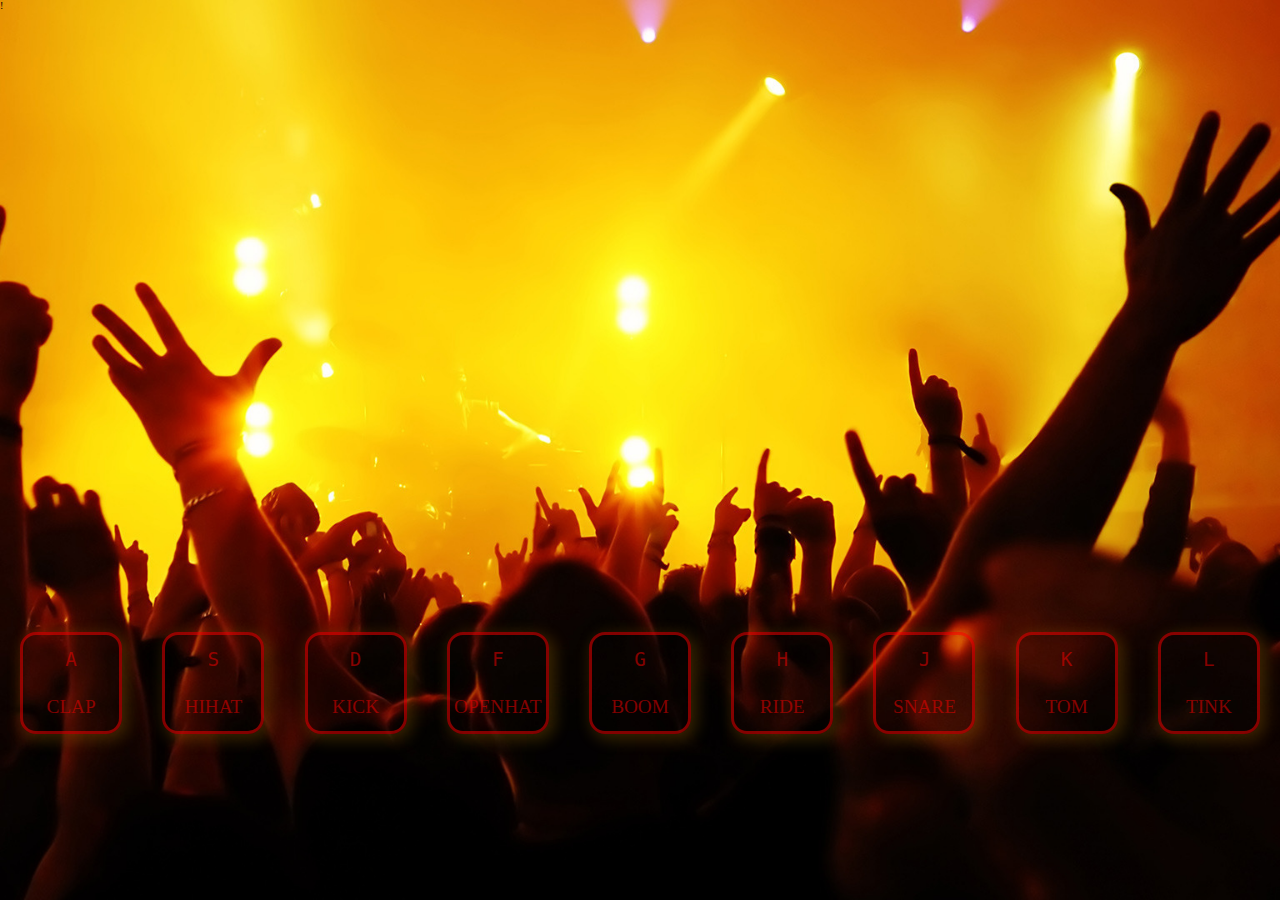
<file: 1. Drum Kit/index.html>
!<!DOCTYPE html>
<html>
  <head>
    <meta charset="utf-8">
    <title>DrumKit</title>
    <link rel="stylesheet" href="style/style.css">
  </head>
  <body>
    <div class="keys">
      <div data-key="65" class="key">
        <kbd>A</kbd>
        <span class="sound">clap</span>
      </div>
      <div data-key="83" class="key">
        <kbd>S</kbd>
        <span class="sound">hihat</span>
      </div>
      <div data-key="68" class="key">
        <kbd>D</kbd>
        <span class="sound">kick</span>
      </div>
      <div data-key="70" class="key">
        <kbd>F</kbd>
        <span class="sound">openhat</span>
      </div>
      <div data-key="71" class="key">
        <kbd>G</kbd>
        <span class="sound">boom</span>
      </div>
      <div data-key="72" class="key">
        <kbd>H</kbd>
        <span class="sound">ride</span>
      </div>
      <div data-key="74" class="key">
        <kbd>J</kbd>
        <span class="sound">snare</span>
      </div>
      <div data-key="75" class="key">
        <kbd>K</kbd>
        <span class="sound">tom</span>
      </div>
      <div data-key="76" class="key">
        <kbd>L</kbd>
        <span class="sound">tink</span>
      </div>
    </div>

    <audio data-key="65" src="sounds/clap.wav"></audio>
    <audio data-key="83" src="sounds/hihat.wav"></audio>
    <audio data-key="68" src="sounds/kick.wav"></audio>
    <audio data-key="70" src="sounds/openhat.wav"></audio>
    <audio data-key="71" src="sounds/boom.wav"></audio>
    <audio data-key="72" src="sounds/ride.wav"></audio>
    <audio data-key="74" src="sounds/snare.wav"></audio>
    <audio data-key="75" src="sounds/tom.wav"></audio>
    <audio data-key="76" src="sounds/tink.wav"></audio>
<script>
(function(){
  window.addEventListener('keydown', playSound);

  const keys = document.querySelectorAll(`.key`);

  keys.forEach(key => key.addEventListener(`transitionend`, removeTransition));

  function removeTransition(e){
    console.log(e); // point on div .key class that was used by pressing especially key on keyboard
    if(e.type === `transitionend`) return this.classList.remove(`playing`);
  };

  function playSound(e) {
    const audio = document.querySelector(`audio[data-key="${e.keyCode}"]`);
    if(!audio) return ;
    audio.currentTime = 0;// resets audio timer so it can start whenever user press the key
    audio.play();
    animateKey(e);
  };

  function animateKey(e){
    const key = document.querySelector(`div[data-key="${e.keyCode}"]`);
    key.classList.add(`playing`);
  };

})();
</script>
  </body>
</html>
</file>
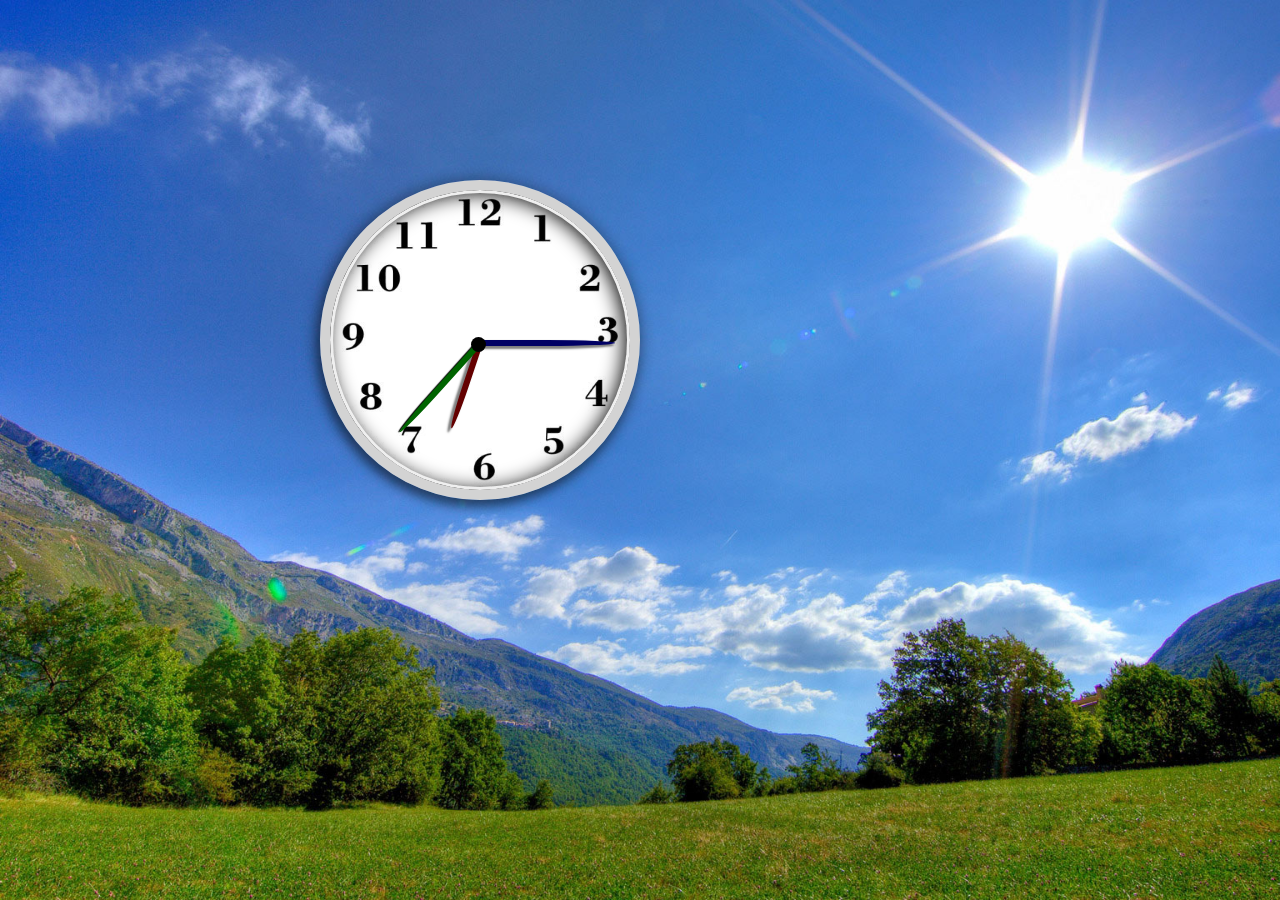
<file: 2. JS clock/index.html>
<!DOCTYPE html>
<html>
  <head>
    <meta charset="utf-8">
    <title>JS clock</title>
    <link rel="stylesheet" href="../2. JS clock/style/style.css">
  </head>
  <body>
    <div class="clock">
      <div class="clock-face">
        <div class="center"></div>
        <div class="hand hour-hand"></div>
        <div class="hand min-hand"></div>
        <div class="hand second-hand"></div>
      </div>
    </div>
  </body>
  <script>
      (function(){
        const secondHand = document.querySelector(`.second-hand`);
        const minuteHand = document.querySelector(`.min-hand`);
        const hourHand = document.querySelector(`.hour-hand`);
        const handsShadowArray = [`-2px 2px 2px 1px rgba(0,0,0,0.5)`, //0
                                  `0px 3px 2px 1px rgba(0,0,0,0.5)`,  //1
                                  `4px 2px 2px 1px rgba(0,0,0,0.5)`,  //2
                                  `4px 0px 2px 1px rgba(0,0,0,0.5)`,  //3
                                  `3px -3px 2px 1px rgba(0,0,0,0.5)`,  //4
                                  `-3px -3px 2px 1px rgba(0,0,0,0.5)`,  //5
                                  `0px -3px 2px 1px rgba(0,0,0,0.5)`,  //6
                                  `-3px -3px 2px 1px rgba(0,0,0,0.5)`,   //7
                                  `-3px 0px 2px 1px rgba(0,0,0,0.5)`    //8
                                  ];

        function setBaseTime(){
          const now = new Date(); //set new date in variable now (bunch of numbers)
          const seconds = now.getSeconds();
          const minutes = now.getMinutes();
          const hours = now.getHours();

          let secondsDegrees = ((seconds/60) * 360) + 270;//135 + 84;
          let minutesDegrees = ((minutes/60) * 360) + 270;//354+90;
          let hoursDegrees = ((hours/12) * 360) + 270 + (minutes * 0.5);

          function setTime(){
            secondsDegrees += 6;
            if((secondsDegrees-270)%360 === 0) {
              minutesDegrees += 6;
              hoursDegrees += 0.5;
            };

            secondHand.style.transform = `rotate(${secondsDegrees}deg)`;
            minuteHand.style.transform = `rotate(${minutesDegrees}deg)`;
            hourHand.style.transform = `rotate(${hoursDegrees}deg)`;

            setHandShadow(secondHand,secondsDegrees);
            setHandShadow(minuteHand,minutesDegrees);
            setHandShadow(hourHand,hoursDegrees);
          };

          setInterval(setTime,1000); // repeat function setTime every 1000ms(1s)
          setTime();
        };

        function setHandShadow(element,degrees){
          let angle = (degrees-90)%360;

          if(angle>245 && angle<=315) element.style.boxShadow = handsShadowArray[0];
          if(angle>315 && angle<=345) element.style.boxShadow = handsShadowArray[1];
          if(angle>345 && angle<=360) element.style.boxShadow = handsShadowArray[2];
          if(angle>0 && angle<=40) element.style.boxShadow = handsShadowArray[2];
          if(angle>45 && angle<=80) element.style.boxShadow = handsShadowArray[3];
          if(angle>80 && angle<=140) element.style.boxShadow = handsShadowArray[4];
          if(angle>140 && angle<=160) element.style.boxShadow = handsShadowArray[6];
          if(angle>160 && angle<=225) element.style.boxShadow = handsShadowArray[7];
          if(angle>225 && angle<=245) element.style.boxShadow = handsShadowArray[8];
        };

        setBaseTime();
      })();
  </script>
</html>
</file>
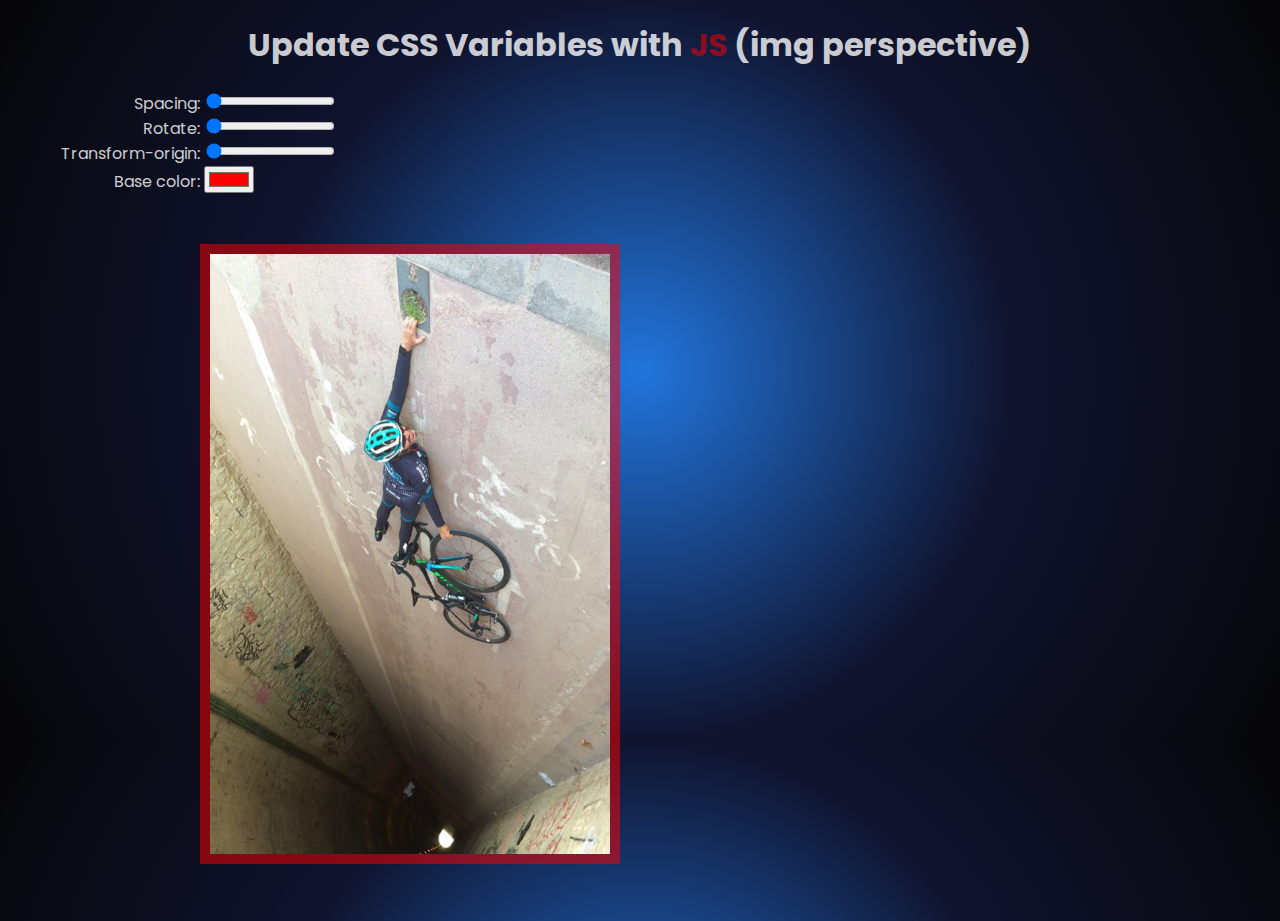
<file: 3. CSS variables with JS/index.html>
<!DOCTYPE html>
<html>
  <head>
    <meta charset="utf-8">
    <title>3. CSS variables with JS (img perspective)</title>
    <link rel="stylesheet" href="../3. CSS variables with JS/style/style.css">
    <link rel="stylesheet" href="https://fonts.googleapis.com/css?family=Poppins">
  </head>
  <body>
    <h1 class="textCenter"> Update CSS Variables with <bold class="highLight">JS</bold> (img perspective)</h1>
    <div class="controls">

          <div class="label">
            <label  for="spacing">Spacing:</label>
          </div>
          <input class="inputRange" type="range" min="10" max="250" name="spacing" value="10" data-sizing="px"><br>

          <div class="label">
            <label for="rotate">Rotate:</label>
          </div>
          <input type="range" min="0" max="180" name="rotate" value="0" data-sizing="deg"><br>

          <div class="label">
            <label for="transformOrigin">Transform-origin:</label>
          </div>
          <input type="range" min="0" max="100" name="transformOrigin" value="0" data-sizing="%"><br>

          <div class="label">
            <label for="baseColor">Base color:</label>
          </div>
          <input type="color" name="baseColor" value="#ff0000"><br>

    </div>

    <img src="../3. CSS variables with JS/images/perspective.jpg" alt="Wrong path!">

  </body>
  <script>
    (function(){
      const inputsControls = document.querySelectorAll(`.controls input`);

      function changeValue(){
        const suffix = this.dataset.sizing || ``;
        document.documentElement.style.setProperty(`--${this.name}`, this.value + suffix);
      };

      inputsControls.forEach(input => input.addEventListener(`change`, changeValue));
      inputsControls.forEach(input => input.addEventListener(`mousemove`, changeValue));
    })()
  </script>
</html>
</file>
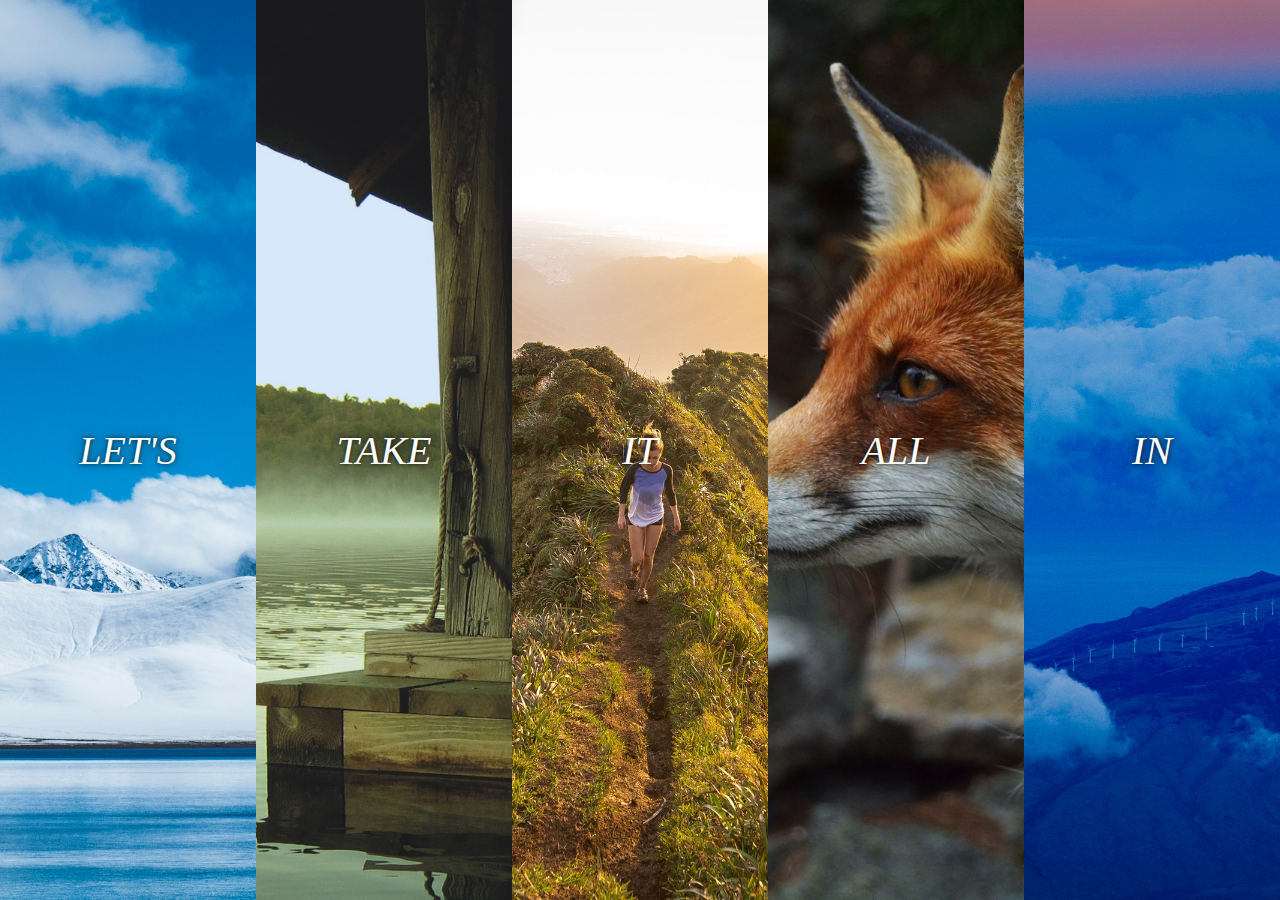
<file: 4.ImageGallery/index.html>
<!DOCTYPE html>
<html>
  <head>
    <meta charset="utf-8">
    <title>Image gallery</title>
    <link rel="stylesheet" href="CSS/style.css">
  </head>
  <body>
    <div class="panels">
      <div class="panel panel1">
        <p>Hey</p>
        <p>Let's</p>
        <p>Dance</p>
      </div>
      <div class="panel panel2">
        <p>Give</p>
        <p>Take</p>
        <p>Receive</p>
      </div>
      <div class="panel panel3">
        <p>Experience</p>
        <p>It</p>
        <p>Today</p>
      </div>
      <div class="panel panel4">
        <p>Give</p>
        <p>All</p>
        <p>You can</p>
      </div>
      <div class="panel panel5">
        <p>Life</p>
        <p>In</p>
        <p>Motion</p>
      </div>
    </div>

    <script>
      (function(){
        const panels = document.querySelectorAll(`.panel`);

        function panelOpen(){
          this.classList.add(`disabledbutton`);
          this.classList.toggle(`panel-open`);

        }

        function activeSideText(e){
          if(e.propertyName === "flex-grow"){
            this.classList.toggle('open-active');
            this.classList.remove(`disabledbutton`);
          }
        }

        panels.forEach(panel => panel.addEventListener(`click`, panelOpen));
        panels.forEach(panel => panel.addEventListener(`transitionend`, activeSideText))
      })()
    </script>
  </body>
</html>
</file>
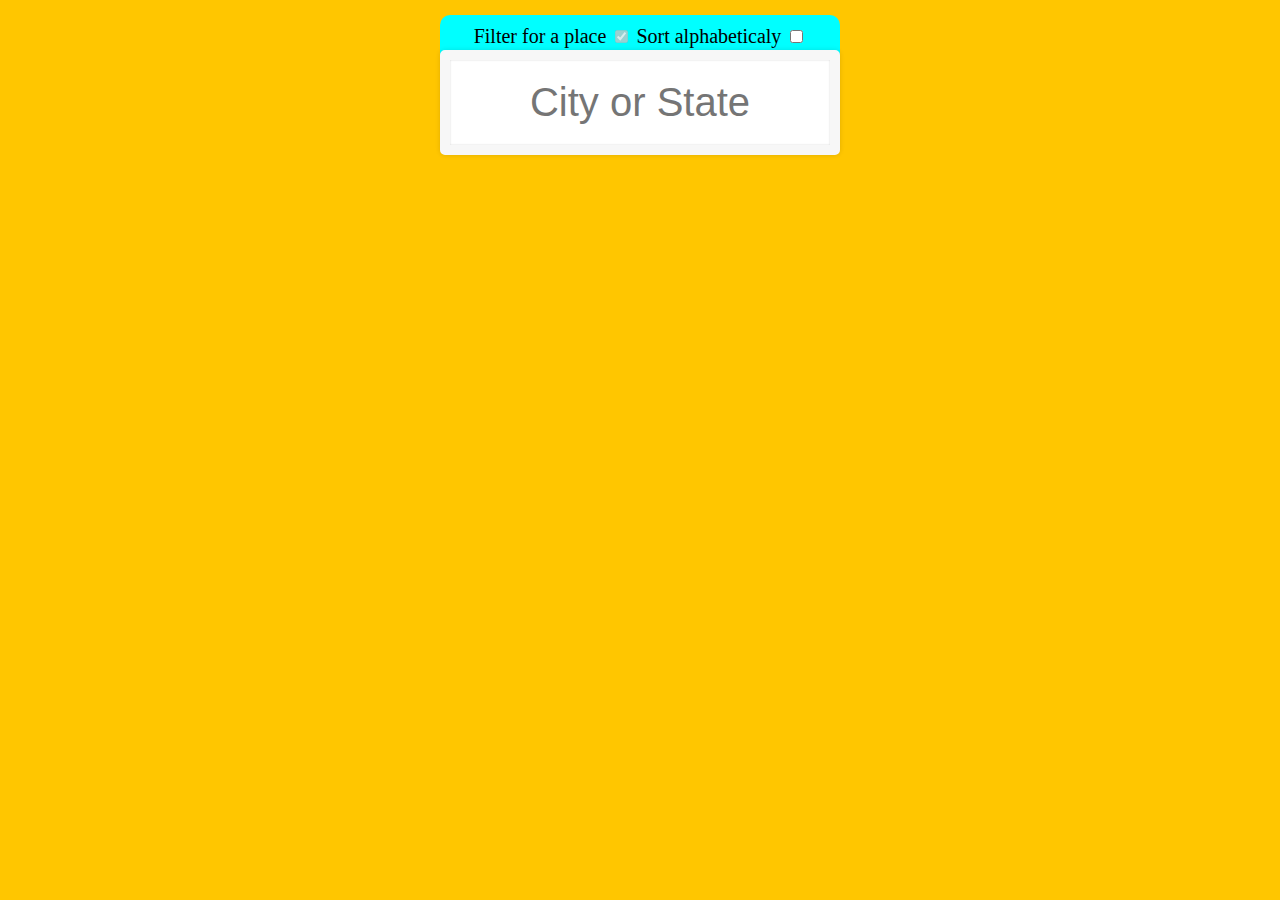
<file: 5.AjaxSearch/index.html>
<!DOCTYPE html>
<html lang="en">

<head>
  <meta charset="UTF-8">
  <meta name="viewport" content="width=device-width, initial-scale=1.0">
  <meta http-equiv="X-UA-Compatible" content="ie=edge">
  <link rel="stylesheet" href="style/style.css">
  <title>5.AjaxSearch</title>
</head>

<body>

  <form class="search-form">
    <input type="text" class="search" value="" placeholder="City or State">
    <div class="filters">
      <label for="place">Filter for a place</label>
      <input type="checkbox" name="place" checked disabled>
      <label for="population">Sort alphabeticaly</label>
      <input type="checkbox" name="population" id="population">
    </div>
    <ul class="suggestions">
    </ul>
  </form>

  <script type="text/javascript">
    (function() {
      const endpoint = 'https://gist.githubusercontent.com/Miserlou/c5cd8364bf9b2420bb29/raw/2bf258763cdddd704f8ffd3ea9a3e81d25e2c6f6/cities.json';

      const cities = [];

      fetch(endpoint)
        .then(response => response.json()) // take response and change it into json
        .then(data => cities.push(...data)); // spread data and push into cities

      function findPLaces(word, cities) {

        return cities.filter(place => {
          const regexp = new RegExp(word, 'gi'); // g - global i - small or big letters
          return place.city.match(regexp) || place.state.match(regexp);
        })
      }

      function displayPlaces() {
        let placesFound = findPLaces(search.value, cities);
        if (populationFilter.checked) {
          sortPopulation(placesFound)
        };

        const displayData = placesFound.map(place => {
          return `
          <li>
              <p>${place.city}, ${place.state} </p>
              <p>${place.population} </p>
          </li>
          `;
        }).join("");
        suggestions.innerHTML = displayData;
      }

      function sortPopulation(placesFound) {
        placesFound = placesFound.sort((a, b) => {
          return a.city > b.city ? 1 : -1;
        });
        return placesFound;
      }

      const populationFilter = document.querySelector(`#population`);
      const search = document.querySelector(`.search`);
      const suggestions = document.querySelector(`.suggestions`);
      search.addEventListener('change', displayPlaces);
      search.addEventListener('keyup', displayPlaces);
      populationFilter.addEventListener('click', displayPlaces);
    })();
  </script>

</body>

</html>
</file>
<file: 1. Drum Kit/style/style.css>
body {
  background-image: url("../image/DrumKitbg.jpg");
  background-position: center;
  background-size: cover;
  background-attachment: fixed;
  padding: 0;
  margin: 0;
  font-size: 10px;
}

.keys {
  position: relative;
  top: 69%;
  display: flex;
  justify-content: space-around;
}

.key {
  display: flex;
  align-content: space-around;
  flex-direction: column;
  justify-content: space-around;
  font-size: 1.2rem;
  text-align: center;
  width: 6rem;
  min-height: 6rem;
  color: rgba(255, 0, 0, 0.5);
  border: 0.2rem solid rgba(255, 0, 0, 0.5);
  border-radius: 1rem;
  box-shadow: 4px 4px 1rem 2px rgba(255, 176, 0, 0.2);
  transition: all .25s ease;
}

.playing {
  color: rgba(255, 198, 0, 0.7);
  border: 0.3rem solid rgba(255, 198, 0, 0.7);
  box-shadow: -9px -7px 1rem 4px rgba(255, 200, 0, 0.5);
  transform: translate(0.7rem,0.7rem);
}

.sound {
  text-transform: uppercase;
}
</file>
<file: 2. JS clock/style/style.css>
body {
  margin: 0;
  padding: 0;
  background-image: url(../images/JSclockDay4.jpg);
  background-size: cover;
  background-position: center;
  background-repeat: no-repeat;
  background-attachment: fixed;
  min-height: 100vh;
}

.clock {
  position: absolute;
  top: 20%;
  left: 25%;
  width: 300px;
  height: 300px;
  border: 10px solid rgb(211,211,211);
  border-radius: 50%;
  box-shadow:
  -2px 2px 12px 7px rgba(0,0,0,0.2),
  inset 0 0 0 3px rgb(239, 239, 239),
  inset -4px 2px 20px 1px rgb(0,0,0),
  -3px 6px 10px rgba(0,0,0,0.4);
  background-image: url(../images/clockFace.jpg);
  background-repeat: no-repeat;
  background-size: cover;
}

@media only screen and (max-width: 700px) {
  .clock {
    width: 500px;
    height: 500px;
  }
}

.clock-face {
  padding: 10px;

}

.center {
  position: absolute;
  width: 15px;
  height: 15px;
  border-radius: 100%;
  background-color: rgb(0,0,0);
  top: 49%;
  left: 47%;
  z-index: 1;
}

.hand {
  position: absolute;
  top: 50%;
  left: 50%;
  height: 6px;
  transform-origin: 0% 50%;
  transform: rotate(90deg);
  transition: transform 0.5s, box-shadow 1s;
  transition-timing-function: ease-in;
  box-shadow: 1px 1px 1px rgb(0,0,0);
  border-radius: 0 50% 50% 0;
}

.hour-hand {
  width: 30%;
  background-color: rgb(100,0,0);
}

.min-hand {
  width: 40%;
  background-color: rgb(0,100,0);
}

.second-hand {
  width: 45%;
  background-color: rgb(0,0,100);
}
</file>
<file: 3. CSS variables with JS/style/style.css>
:root {
  --spacing: 10px;
  --rotate: 0deg;
  --transformOrigin: 0%;
  --baseColor: rgba(255, 0, 0, 0.5);
}

body {
  padding: 0;
  margin: 0;
  font-family: "Poppins", sans-serif;
  color: rgba(255, 255, 255, 0.8);
  height: 80vh;
  background: radial-gradient(circle, rgb(34, 117, 220), rgb(16, 20, 47), rgb(6, 6, 8));
}

.controls {
  z-index: 10;
}

.textCenter {
  text-align: center;
}

.label {
  display: inline-block;
  width: 200px;
  text-align: right;
}

img {
  width: 400px;
  height: 600px;
  margin: 50px 200px;
  padding: var(--spacing);
  transform: rotate(var(--rotate));
  transform-origin: var(--transformOrigin) 50%;
  background: var(--baseColor);
  z-index: -1;
}

.highLight {
  color: var(--baseColor);
}
</file>
<file: 4.ImageGallery/CSS/style.css>
body {
  box-sizing: border-box;
  padding: 0;
  margin: 0;
  font-size: 10px;
}

*, *:before, *:after {
  box-sizing: inherit;
}

.panels {
  display: flex;
  overflow: hidden;
  min-height: 100vh;
}

.panel {
  text-align: center;
  align-items: center;
  transition:
    flex 1s cubic-bezier(0.55, 0.04, 0.01, 1),
    font-size 1s cubic-bezier(0.55, 0.04, 0.01, 1);
  background-repeat: no-repeat;
  background-size: cover;
  background-position: center;
  flex: 1;
  display: flex;
  flex-direction: column;
  justify-content: space-evenly;
}

.panel p {
  color: rgb(255,255,255);
  text-transform: uppercase;
  font-style: italic;
  text-shadow: 0 0 4px rgba(0, 0, 0, 0.72), 0 0 14px rgba(0, 0, 0, 0.45);
  font-size: 2em;
}

.panel > * {
  margin:0;
  width: 100%;
  transition:transform 0.5s;
  flex: 1 0 auto;
  display:flex;
  justify-content: center;
  align-items: center;
}


.panel p:nth-child(2) {
  font-size: 4em;
}

.panel > *:first-child { transform: translateY(-50vh); }
.panel.open-active > *:first-child { transform: translateY(0vh); }
.panel > *:last-child { transform: translateY(50vh); }
.panel.open-active > *:last-child { transform: translateY(0vh); }

.panel-open {
  flex: 5;
  font-size: 30px;
}

.panel1 { background-image: url('../images/image1.jpg'); }
.panel2 { background-image: url('../images/image2.jpg'); }
.panel3 { background-image: url('../images/image3.jpg'); }
.panel4 { background-image: url('../images/image4.jpg'); }
.panel5 { background-image: url('../images/image5.jpg'); }

.disabledbutton {
    pointer-events: none;
}
</file>
<file: 5.AjaxSearch/style/style.css>
html {
  box-sizing: border-box;
  background: #ffc600;
  font-family: 'helvetica neue';
  font-size: 20px;
  font-weight: 200;
}

*, *:before, *:after {
  box-sizing: inherit;
}

input {
  padding: 20px;
}

.search-form {
  max-width: 400px;
  margin: 50px auto;
  display: flex;
  justify-content: center;
  flex-direction: column;
}

input.search {
  margin: 0;
  text-align: center;
  outline: 0;
  border: 10px solid #F7F7F7;
  z-index: 2;
  border-radius: 5px;
  font-size: 40px;
  box-shadow: 0 0 5px rgba(0, 0, 0, 0.12), inset 0 0 2px rgba(0, 0, 0, 0.19);
}

.filters {
  position: absolute;
  top: 15px;
  width: 400px;
  padding: 10px;
  border-radius: 10px 10px 0px 0;
  background-color: aqua;
  display: inline-block;
  text-align: center;
}

.suggestions {
  margin: 0;
  padding: 0;
  position: relative;
  perspective:20px;
}

.suggestions li {
  background: white;
  list-style: none;
  border-bottom: 1px solid #D8D8D8;
  box-shadow: 0 0 10px rgba(0, 0, 0, 0.14);
  margin: 0;
  padding: 20px;
  transition: background 0.2s;
  display: flex;
  justify-content: space-between;
  text-transform: capitalize;
}
</file>
